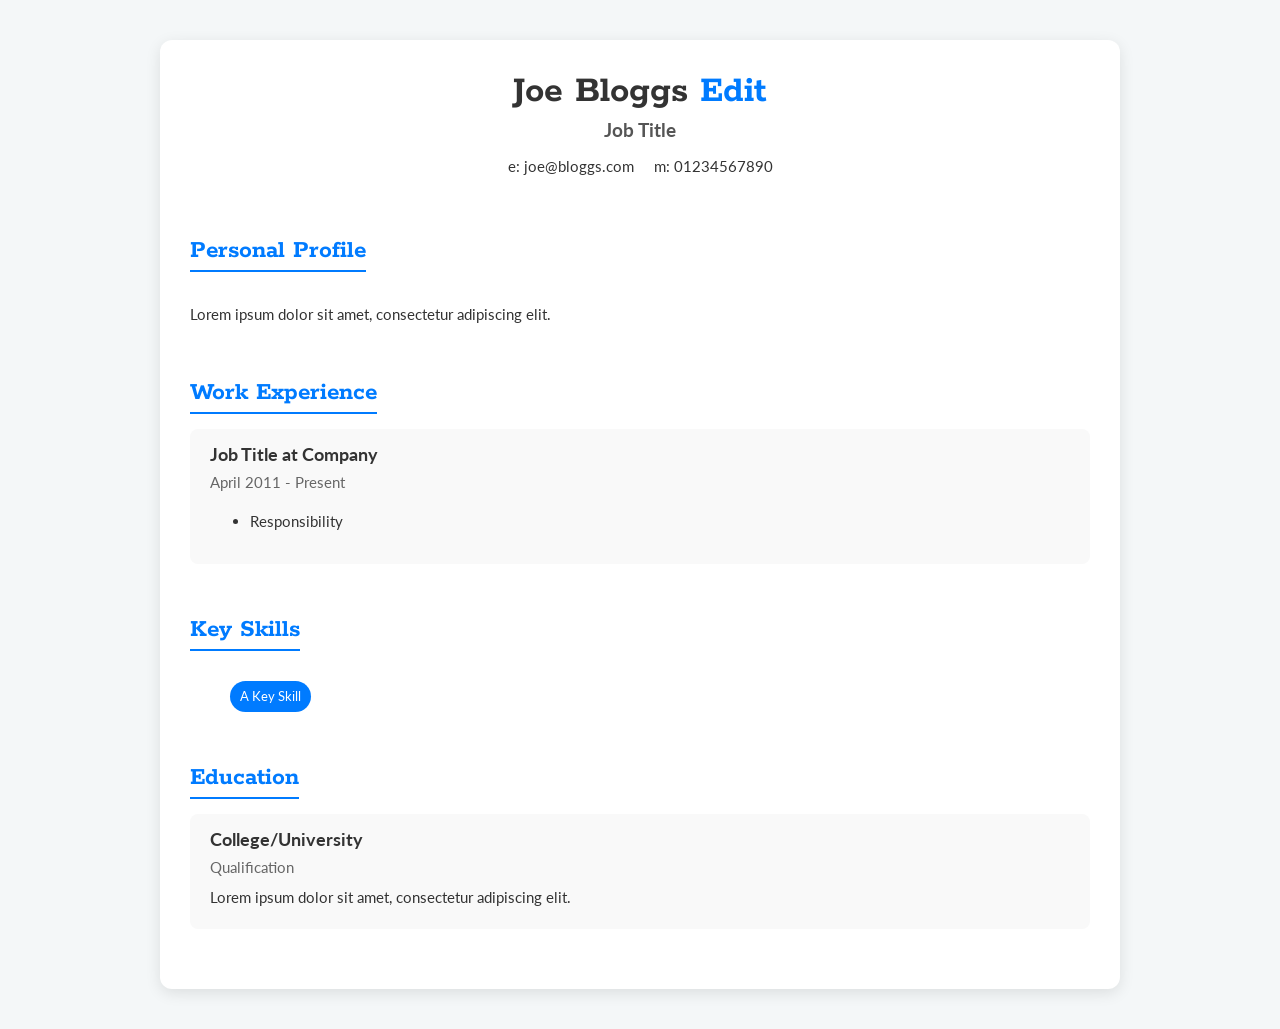
<file: resume-portal/src/main/resources/templates/profile-templates/1/index.html>
<!DOCTYPE html>
<html xmlns:th="http://www.thymeleaf.org">
<head>
  <title>Joe Bloggs - Curriculum Vitae</title>
  <meta charset="UTF-8">
  <meta name="viewport" content="width=device-width, initial-scale=1.0"/>
  <meta name="description" content="The Curriculum Vitae of Joe Bloggs."/>

  <!-- Google Fonts -->
  <link href="https://fonts.googleapis.com/css2?family=Rokkitt:wght@400;700&family=Lato:wght@300;400&display=swap" rel="stylesheet">

  <style>
    /* Global Styles */
    body {
        font-family: 'Lato', sans-serif;
        background: #f4f7f8;
        margin: 0;
        padding: 0;
        color: #333;
    }
    a {
        text-decoration: none;
        color: #007BFF;
    }
    a:hover {
        text-decoration: underline;
    }

    /* CV Container */
    #cv {
        max-width: 900px;
        margin: 40px auto;
        background: #fff;
        border-radius: 12px;
        box-shadow: 0 4px 15px rgba(0,0,0,0.1);
        overflow: hidden;
        padding: 30px;
    }

    /* Header */
    .mainDetails {
        text-align: center;
        margin-bottom: 40px;
    }
    #name h1 {
        font-family: 'Rokkitt', serif;
        font-size: 2.4em;
        margin: 0;
    }
    #name h2 {
        font-size: 1.2em;
        color: #555;
        margin-top: 5px;
    }
    #contactDetails ul {
        list-style: none;
        padding: 0;
        margin: 10px 0 0 0;
        display: flex;
        justify-content: center;
        gap: 20px;
        font-size: 0.95em;
    }

    /* Sections */
    section {
        margin-bottom: 30px;
    }
    .sectionTitle h1 {
        font-family: 'Rokkitt', serif;
        font-size: 1.6em;
        border-bottom: 2px solid #007BFF;
        display: inline-block;
        padding-bottom: 5px;
        margin-bottom: 15px;
        color: #007BFF;
    }
    .sectionContent p, .sectionContent ul {
        font-size: 0.95em;
        line-height: 1.6;
    }

    /* Work Experience */
    .sectionContent article {
        background: #f9f9f9;
        padding: 15px 20px;
        border-radius: 8px;
        margin-bottom: 10px;
        transition: transform 0.2s;
    }
    .sectionContent article:hover {
        transform: translateY(-3px);
        box-shadow: 0 2px 8px rgba(0,0,0,0.1);
    }
    .subDetails {
        color: #666;
        font-size: 0.85em;
        margin-bottom: 10px;
    }

    /* Key Skills */
    .keySkills {
        display: flex;
        flex-wrap: wrap;
        gap: 10px;
    }
    .keySkills li {
        background: #007BFF;
        color: #fff;
        padding: 5px 10px;
        border-radius: 20px;
        font-size: 0.85em;
    }

    /* Education */
    .sectionContent article h2 {
        margin: 0;
        font-size: 1.1em;
        font-weight: bold;
    }
    .sectionContent article p {
        margin: 5px 0;
    }

    /* Responsive */
    @media (max-width: 600px) {
        #contactDetails ul {
            flex-direction: column;
            gap: 5px;
        }
        .keySkills {
            flex-direction: column;
        }
    }
  </style>
</head>
<body>

<div id="cv" class="instaFade">

  <!-- Main Details -->
  <div class="mainDetails">
    <div id="name">
      <h1>
        <span th:text="${userProfile.firstName}">Joe</span>
        <span th:text="${userProfile.lastName}">Bloggs</span>
        <a th:if="${currentUsersProfile}" href="/edit">Edit</a>
      </h1>
      <h2 th:text="${userProfile.designation}">Job Title</h2>
    </div>

    <div id="contactDetails">
      <ul>
        <li>e: <span th:text="${userProfile.email}">joe@bloggs.com</span></li>
        <li>m: <span th:text="${userProfile.phone}">01234567890</span></li>
      </ul>
    </div>
  </div>

  <!-- Main Area -->

  <!-- Personal Profile -->
  <section>
    <div class="sectionTitle"><h1>Personal Profile</h1></div>
    <div class="sectionContent">
      <p th:text="${userProfile.summary}">
        Lorem ipsum dolor sit amet, consectetur adipiscing elit.
      </p>
    </div>
  </section>

  <!-- Work Experience -->
  <section>
    <div class="sectionTitle"><h1>Work Experience</h1></div>
    <div class="sectionContent" th:each="job : ${userProfile.jobs}">
      <article>
        <h2>
          <span th:text="${job.designation}">Job Title</span> at
          <span th:text="${job.company}">Company</span>
        </h2>
        <p class="subDetails">
          <span th:text="${job.formattedStartDate}">April 2011</span> -
          <span th:text="${job.currentJob} ? 'Present' : ${job.formattedEndDate}">Present</span>
        </p>
        <ul th:each="responsibility : ${job.responsibilities}">
          <li th:text="${responsibility}">Responsibility</li>
        </ul>
      </article>
    </div>
  </section>

  <!-- Key Skills -->
  <section>
    <div class="sectionTitle"><h1>Key Skills</h1></div>
    <div class="sectionContent">
      <ul class="keySkills" th:each="skill : ${userProfile.skills}">
        <li th:text="${skill}">A Key Skill</li>
      </ul>
    </div>
  </section>

  <!-- Education -->
  <section>
    <div class="sectionTitle"><h1>Education</h1></div>
    <div class="sectionContent" th:each="education : ${userProfile.educations}">
      <article>
        <h2 th:text="${education.college}">College/University</h2>
        <p class="subDetails" th:text="${education.qualification}">Qualification</p>
        <p th:text="${education.summary}">
          Lorem ipsum dolor sit amet, consectetur adipiscing elit.
        </p>
      </article>
    </div>
  </section>

</div>

</body>
</html>
</file>
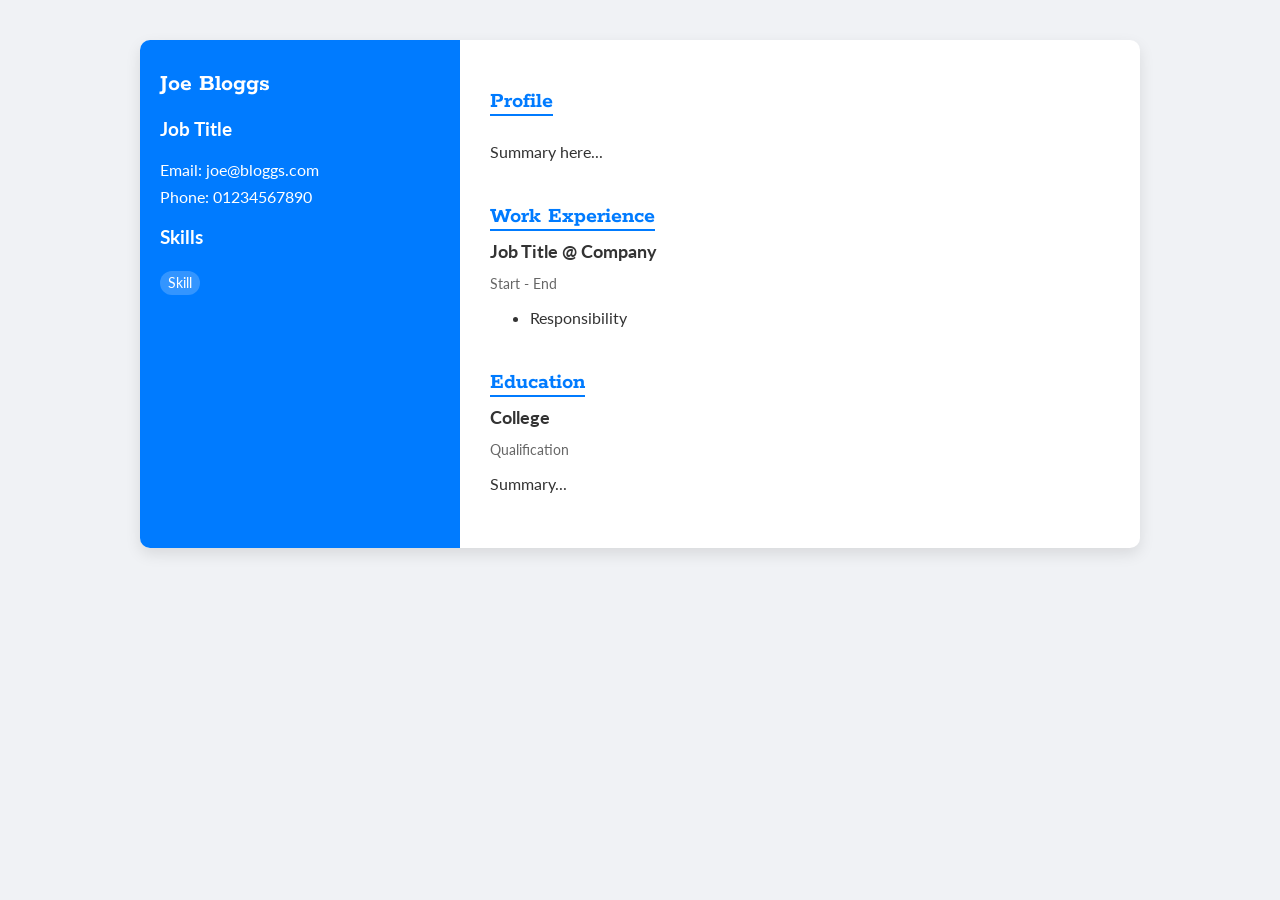
<file: resume-portal/src/main/resources/templates/profile-templates/2/index.html>
<!DOCTYPE html>
<html xmlns:th="http://www.thymeleaf.org">
<head>
  <title th:text="${userProfile.firstName} + ' ' + ${userProfile.lastName} + ' - Resume'">Resume</title>
  <meta charset="UTF-8">
  <meta name="viewport" content="width=device-width, initial-scale=1.0"/>
  <link href="https://fonts.googleapis.com/css2?family=Rokkitt:wght@400;700&family=Lato:wght@300;400&display=swap" rel="stylesheet">

  <style>
    body {
        margin: 0;
        font-family: 'Lato', sans-serif;
        background: #f0f2f5;
        color: #333;
    }
    #cv {
        display: flex;
        max-width: 1000px;
        margin: 40px auto;
        background: #fff;
        border-radius: 10px;
        overflow: hidden;
        box-shadow: 0 6px 15px rgba(0,0,0,0.1);
    }
    .sidebar {
        background: #007BFF;
        color: #fff;
        width: 280px;
        padding: 30px 20px;
    }
    .sidebar h2 {
        font-family: 'Rokkitt', serif;
        margin-top: 0;
    }
    .sidebar .contact, .sidebar .skills {
        margin-top: 20px;
    }
    .sidebar ul {
        list-style: none;
        padding: 0;
    }
    .sidebar ul li {
        margin-bottom: 8px;
    }
    .main {
        flex: 1;
        padding: 30px;
    }
    section {
        margin-bottom: 25px;
    }
    section h1 {
        font-family: 'Rokkitt', serif;
        font-size: 1.4em;
        color: #007BFF;
        border-bottom: 2px solid #007BFF;
        display: inline-block;
        margin-bottom: 10px;
    }
    .job, .education {
        margin-bottom: 15px;
    }
    .job h2, .education h2 {
        margin: 0;
        font-size: 1.1em;
    }
    .subDetails {
        color: #666;
        font-size: 0.85em;
    }
    .skills li {
        background: rgba(255,255,255,0.2);
        display: inline-block;
        padding: 4px 8px;
        border-radius: 15px;
        margin: 4px 4px 0 0;
        font-size: 0.85em;
    }
    @media (max-width: 768px){
        #cv { flex-direction: column; }
        .sidebar { width: 100%; }
    }
  </style>
</head>
<body>
<div id="cv">
  <div class="sidebar">
    <h2 th:text="${userProfile.firstName} + ' ' + ${userProfile.lastName}">Joe Bloggs</h2>
    <h3 th:text="${userProfile.designation}">Job Title</h3>
    <div class="contact">
      <ul>
        <li>Email: <span th:text="${userProfile.email}">joe@bloggs.com</span></li>
        <li>Phone: <span th:text="${userProfile.phone}">01234567890</span></li>
      </ul>
    </div>
    <div class="skills">
      <h3>Skills</h3>
      <ul th:each="skill : ${userProfile.skills}">
        <li th:text="${skill}">Skill</li>
      </ul>
    </div>
  </div>
  <div class="main">
    <section>
      <h1>Profile</h1>
      <p th:text="${userProfile.summary}">Summary here...</p>
    </section>
    <section>
      <h1>Work Experience</h1>
      <div class="job" th:each="job : ${userProfile.jobs}">
        <h2><span th:text="${job.designation}">Job Title</span> @ <span th:text="${job.company}">Company</span></h2>
        <p class="subDetails">
          <span th:text="${job.formattedStartDate}">Start</span> -
          <span th:text="${job.currentJob} ? 'Present' : ${job.formattedEndDate}">End</span>
        </p>
        <ul th:each="res : ${job.responsibilities}">
          <li th:text="${res}">Responsibility</li>
        </ul>
      </div>
    </section>
    <section>
      <h1>Education</h1>
      <div class="education" th:each="edu : ${userProfile.educations}">
        <h2 th:text="${edu.college}">College</h2>
        <p class="subDetails" th:text="${edu.qualification}">Qualification</p>
        <p th:text="${edu.summary}">Summary...</p>
      </div>
    </section>
  </div>
</div>
</body>
</html>
</file>
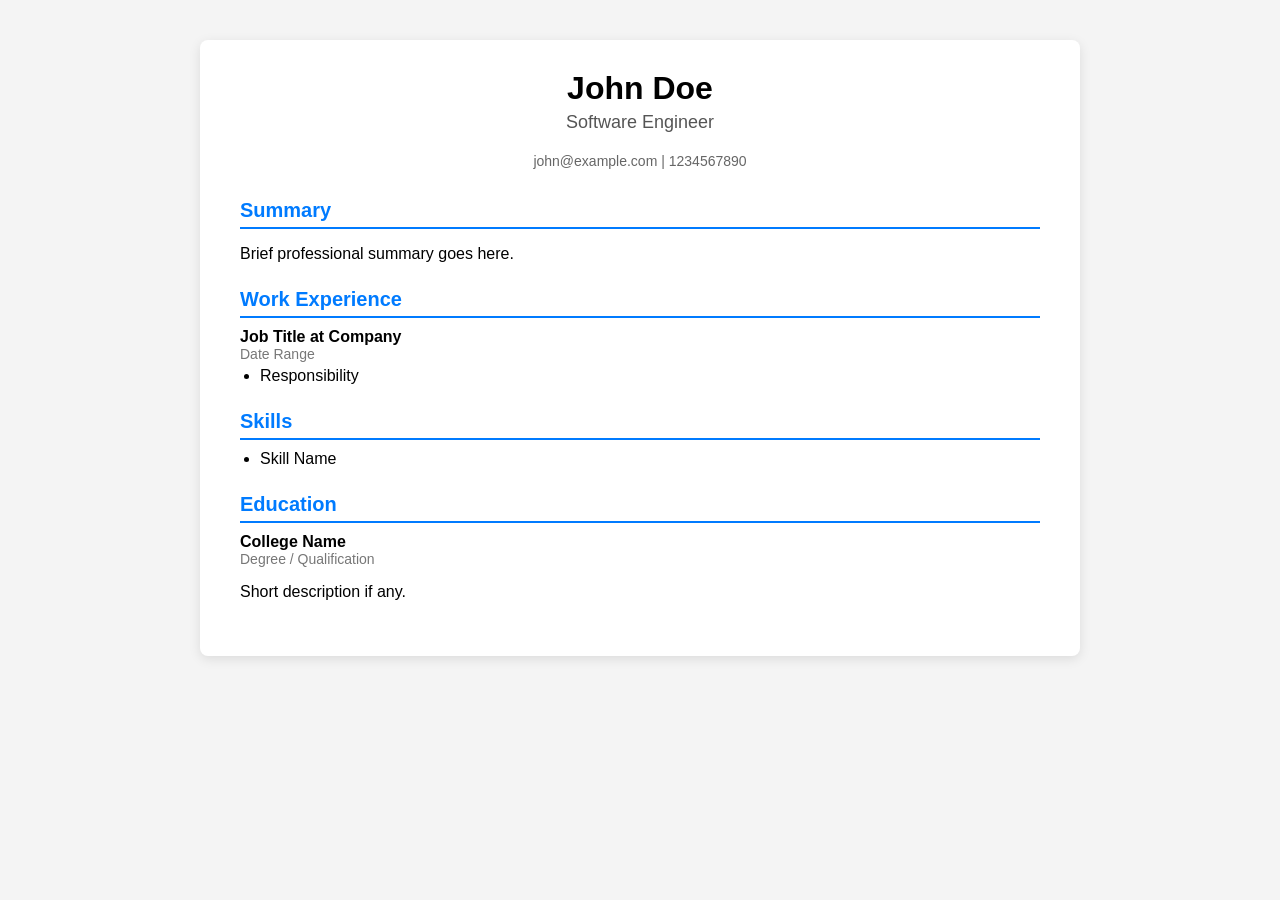
<file: resume-portal/src/main/resources/templates/profile-templates/3/index.html>
<!DOCTYPE html>
<html xmlns:th="http://www.thymeleaf.org">
<head>
  <title>Resume - Theme 3</title>
  <meta charset="UTF-8">
  <meta name="viewport" content="width=device-width, initial-scale=1.0">
  <style>
    body {
        font-family: 'Helvetica Neue', Helvetica, Arial, sans-serif;
        background-color: #f4f4f4;
        margin: 0;
        padding: 0;
    }

    .resume-container {
        max-width: 800px;
        margin: 40px auto;
        background-color: #fff;
        padding: 30px 40px;
        border-radius: 8px;
        box-shadow: 0 3px 12px rgba(0,0,0,0.1);
    }

    .header {
        text-align: center;
        margin-bottom: 20px;
    }

    .header h1 {
        margin: 0;
        font-size: 32px;
    }

    .header h2 {
        margin: 5px 0 0;
        font-size: 18px;
        color: #555;
        font-weight: normal;
    }

    .contact {
        text-align: center;
        font-size: 14px;
        margin-bottom: 30px;
        color: #666;
    }

    section {
        margin-bottom: 25px;
    }

    section h3 {
        font-size: 20px;
        color: #007BFF;
        border-bottom: 2px solid #007BFF;
        padding-bottom: 5px;
        margin-bottom: 10px;
    }

    ul {
        padding-left: 20px;
        margin: 0;
    }

    li {
        margin-bottom: 6px;
    }

    .job, .education {
        margin-bottom: 15px;
    }

    .job-title, .education-title {
        font-weight: bold;
        font-size: 16px;
    }

    .job-duration, .education-duration {
        font-size: 14px;
        color: #777;
        margin-bottom: 5px;
    }

    @media (max-width: 600px) {
        .resume-container {
            padding: 20px;
        }
        section h3 {
            font-size: 18px;
        }
    }
  </style>
</head>
<body>
<div class="resume-container">
  <div class="header">
    <h1 th:text="${userProfile.firstName} + ' ' + ${userProfile.lastName}">John Doe</h1>
    <h2 th:text="${userProfile.designation}">Software Engineer</h2>
  </div>

  <div class="contact">
    <span th:text="${userProfile.email}">john@example.com</span> |
    <span th:text="${userProfile.phone}">1234567890</span>
  </div>

  <section>
    <h3>Summary</h3>
    <p th:text="${userProfile.summary}">Brief professional summary goes here.</p>
  </section>

  <section>
    <h3>Work Experience</h3>
    <div class="job" th:each="job : ${userProfile.jobs}">
      <div class="job-title" th:text="${job.designation} + ' at ' + ${job.company}">Job Title at Company</div>
      <div class="job-duration" th:text="${job.formattedStartDate} + ' - ' + (${job.currentJob}? 'Present' : ${job.formattedEndDate})">Date Range</div>
      <ul th:each="responsibility : ${job.responsibilities}">
        <li th:text="${responsibility}">Responsibility</li>
      </ul>
    </div>
  </section>

  <section>
    <h3>Skills</h3>
    <ul th:each="skill : ${userProfile.skills}">
      <li th:text="${skill}">Skill Name</li>
    </ul>
  </section>

  <section>
    <h3>Education</h3>
    <div class="education" th:each="education : ${userProfile.educations}">
      <div class="education-title" th:text="${education.college}">College Name</div>
      <div class="education-duration" th:text="${education.qualification}">Degree / Qualification</div>
      <p th:text="${education.summary}">Short description if any.</p>
    </div>
  </section>
</div>
</body>
</html>
</file>
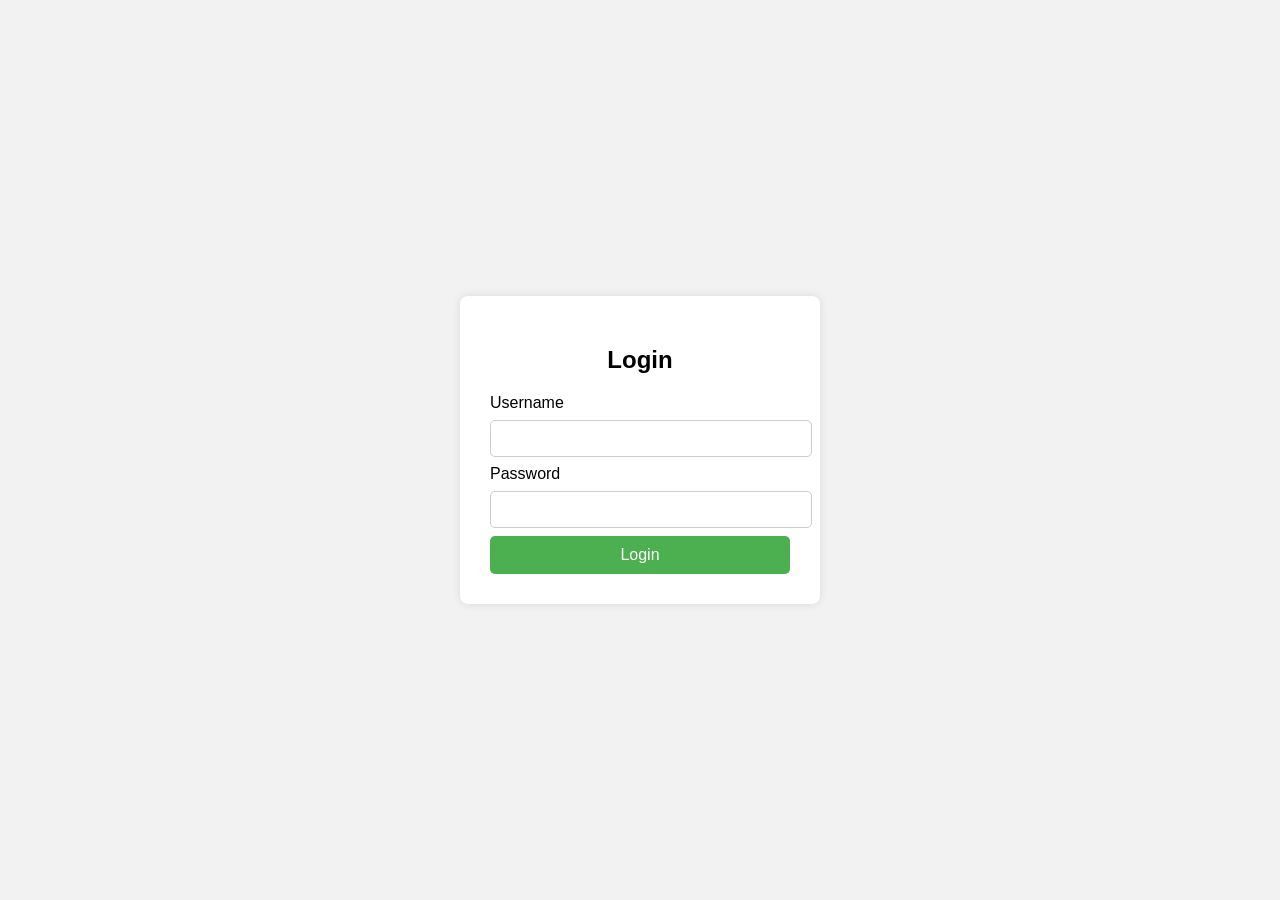
<file: resume-portal/src/main/resources/templates/login.html>
<!DOCTYPE html>
<html lang="en">
<head>
    <meta charset="UTF-8">
    <meta name="viewport" content="width=device-width, initial-scale=1.0">
    <title>Login Page</title>
    <style>
        body {
            font-family: Arial, sans-serif;
            background: #f2f2f2;
            display: flex;
            justify-content: center;
            align-items: center;
            height: 100vh;
            margin: 0;
        }
        .login-container {
            background: white;
            padding: 30px;
            width: 300px;
            border-radius: 8px;
            box-shadow: 0 0 10px rgba(0,0,0,0.1);
        }
        h2 {
            text-align: center;
            margin-bottom: 20px;
        }
        input[type="text"],
        input[type="password"] {
            width: 100%;
            padding: 10px;
            margin: 8px 0;
            border: 1px solid #ccc;
            border-radius: 5px;
        }
        button {
            width: 100%;
            padding: 10px;
            background: #4CAF50;
            border: none;
            color: white;
            border-radius: 5px;
            cursor: pointer;
            font-size: 16px;
        }
        button:hover {
            background: #45a049;
        }
    </style>
</head>
<body>

<div class="login-container">
    <h2>Login</h2>
    <form action="/login" method="post">
        <label>Username</label>
        <input type="text" name="user_name" required>

        <label>Password</label>
        <input type="password" name="password" required>

        <button type="submit">Login</button>
    </form>
</div>

</body>
</html>
</file>
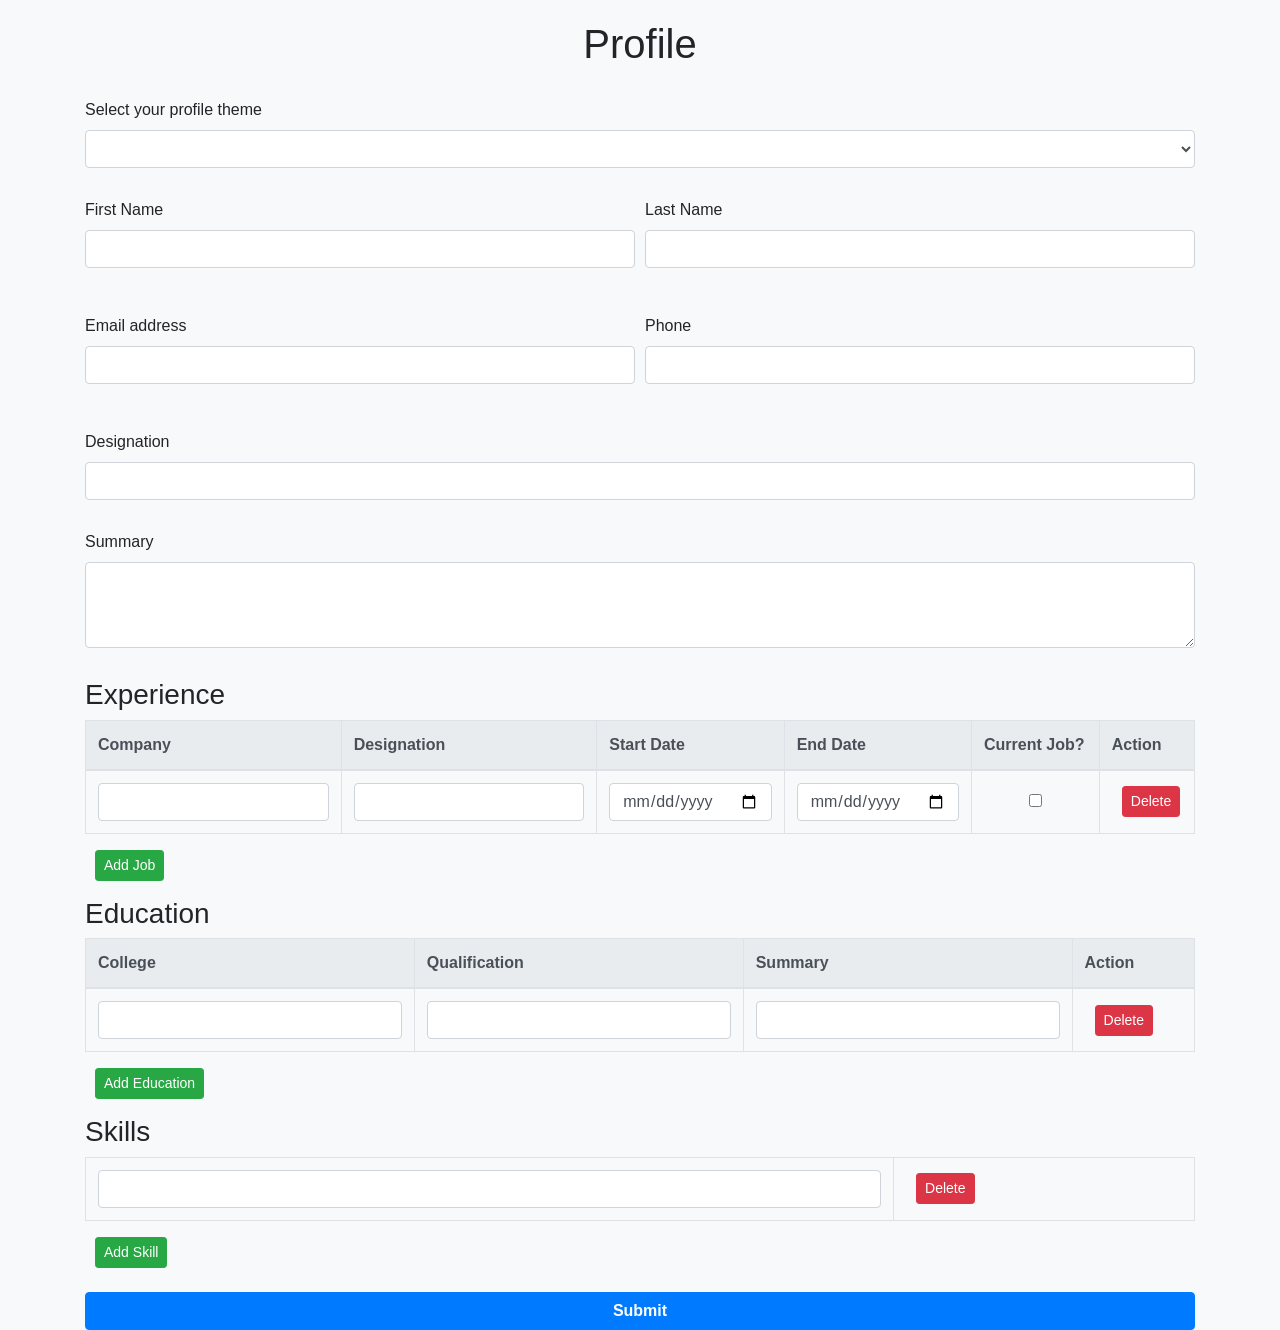
<file: resume-portal/src/main/resources/templates/profile-edit.html>
<!DOCTYPE html>
<html lang="en" xmlns:th="http://www.thymeleaf.org">
<head>
  <meta charset="UTF-8">
  <title>Profile</title>
  <link rel="stylesheet" href="https://stackpath.bootstrapcdn.com/bootstrap/4.5.0/css/bootstrap.min.css"
        integrity="sha384-9aIt2nRpC12Uk9gS9baDl411NQApFmC26EwAOH8WgZl5MYYxFfc+NcPb1dKGj7Sk" crossorigin="anonymous">
  <style>
    body {
        background-color: #f8f9fa;
    }
    h1 {
        margin-top: 20px;
        margin-bottom: 30px;
        text-align: center;
    }
    .form-section {
        margin-bottom: 30px;
    }
    table th, table td {
        vertical-align: middle !important;
    }
    table input.form-control {
        width: 100%;
    }
    a {
        margin-left: 10px;
    }
    input[type="submit"] {
        width: 100%;
        background-color: #007BFF;
        color: white;
        font-weight: bold;
    }
  </style>
</head>
<body>
<h1 th:text="${userId} + '\'s Profile'">Profile</h1>
<div class="container">
  <form id="profileForm" th:action="@{/edit}" th:object="${userProfile}" method="post">

    <div class="form-section">
      <label>Select your profile theme</label>
      <select class="form-control" th:field="*{theme}">
        <option th:each="i : ${#numbers.sequence(1, 3)}" th:value="${i}" th:text="${'Theme ' + i}"></option>
      </select>
    </div>

    <div class="form-row form-section">
      <div class="form-group col-md-6">
        <label>First Name</label>
        <input class="form-control" th:field="*{firstName}">
      </div>
      <div class="form-group col-md-6">
        <label>Last Name</label>
        <input class="form-control" th:field="*{lastName}">
      </div>
    </div>

    <div class="form-row form-section">
      <div class="form-group col-md-6">
        <label>Email address</label>
        <input  class="form-control" th:field="*{email}">
      </div>
      <div class="form-group col-md-6">
        <label>Phone</label>
        <input class="form-control" th:field="*{phone}">
      </div>
    </div>

    <div class="form-group form-section">
      <label>Designation</label>
      <input class="form-control" th:field="*{designation}">
    </div>

    <div class="form-group form-section">
      <label>Summary</label>
      <textarea class="form-control" th:field="*{summary}" rows="3"></textarea>
    </div>

    <h3>Experience</h3>
    <table class="table table-bordered table-hover">
      <thead class="thead-light">
      <tr>
        <th>Company</th>
        <th>Designation</th>
        <th>Start Date</th>
        <th>End Date</th>
        <th>Current Job?</th>
        <th>Action</th>
      </tr>
      </thead>
      <tbody>
      <tr th:each="job, stat: *{jobs}">
        <td><input class="form-control" th:field="*{jobs[__${stat.index}__].company}"></td>
        <td><input class="form-control" th:field="*{jobs[__${stat.index}__].designation}"></td>
        <td><input type="date" class="form-control" th:field="*{jobs[__${stat.index}__].startDate}"></td>
        <td><input type="date" class="form-control" th:field="*{jobs[__${stat.index}__].endDate}"></td>
        <td class="text-center"><input type="checkbox" th:field="*{jobs[__${stat.index}__].currentJob}"></td>
        <td><a class="btn btn-sm btn-danger" th:href="@{'./delete?type=job&index=' + ${stat.index}}">Delete</a></td>
      </tr>
      </tbody>
    </table>
    <p><a class="btn btn-sm btn-success" href="./edit?add=job">Add Job</a></p>

    <h3>Education</h3>
    <table class="table table-bordered table-hover">
      <thead class="thead-light">
      <tr>
        <th>College</th>
        <th>Qualification</th>
        <th>Summary</th>
        <th>Action</th>
      </tr>
      </thead>
      <tbody>
      <tr th:each="education, stat: *{educations}">
        <td><input class="form-control" th:field="*{educations[__${stat.index}__].college}"></td>
        <td><input class="form-control" th:field="*{educations[__${stat.index}__].qualification}"></td>
        <td><input class="form-control" th:field="*{educations[__${stat.index}__].summary}"></td>
        <td><a class="btn btn-sm btn-danger" th:href="@{'./delete?type=education&index=' + ${stat.index}}">Delete</a></td>
      </tr>
      </tbody>
    </table>
    <p><a class="btn btn-sm btn-success" href="./edit?add=education">Add Education</a></p>

    <h3>Skills</h3>
    <table class="table table-bordered table-hover">
      <tbody>
      <tr th:each="skill, stat: *{skills}">
        <td><input class="form-control" th:field="*{skills[__${stat.index}__]}"></td>
        <td><a class="btn btn-sm btn-danger" th:href="@{'./delete?type=skill&index=' + ${stat.index}}">Delete</a></td>
      </tr>
      </tbody>
    </table>
    <p><a class="btn btn-sm btn-success" href="./edit?add=skill">Add Skill</a></p>

    <input type="submit" class="btn btn-primary btn-block mt-4" value="Submit">
  </form>
</div>
</body>
</html>
</file>
